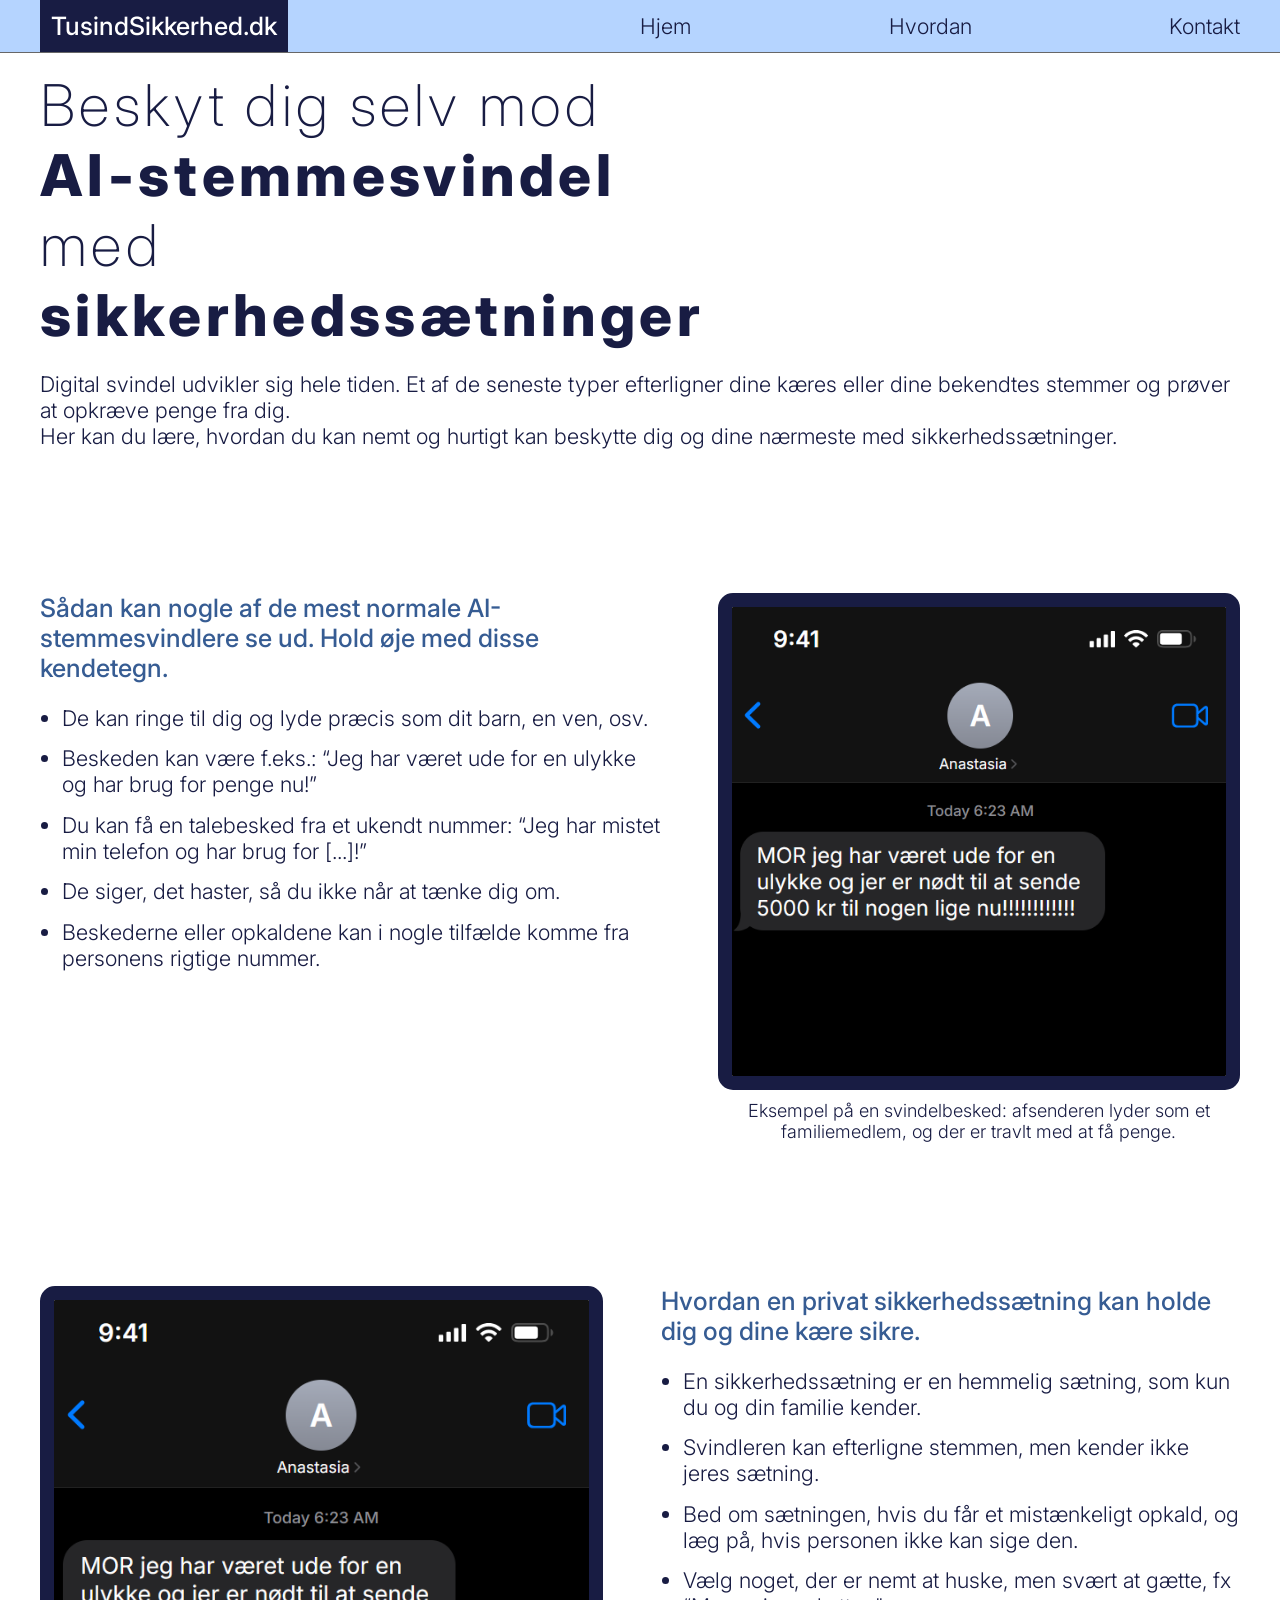
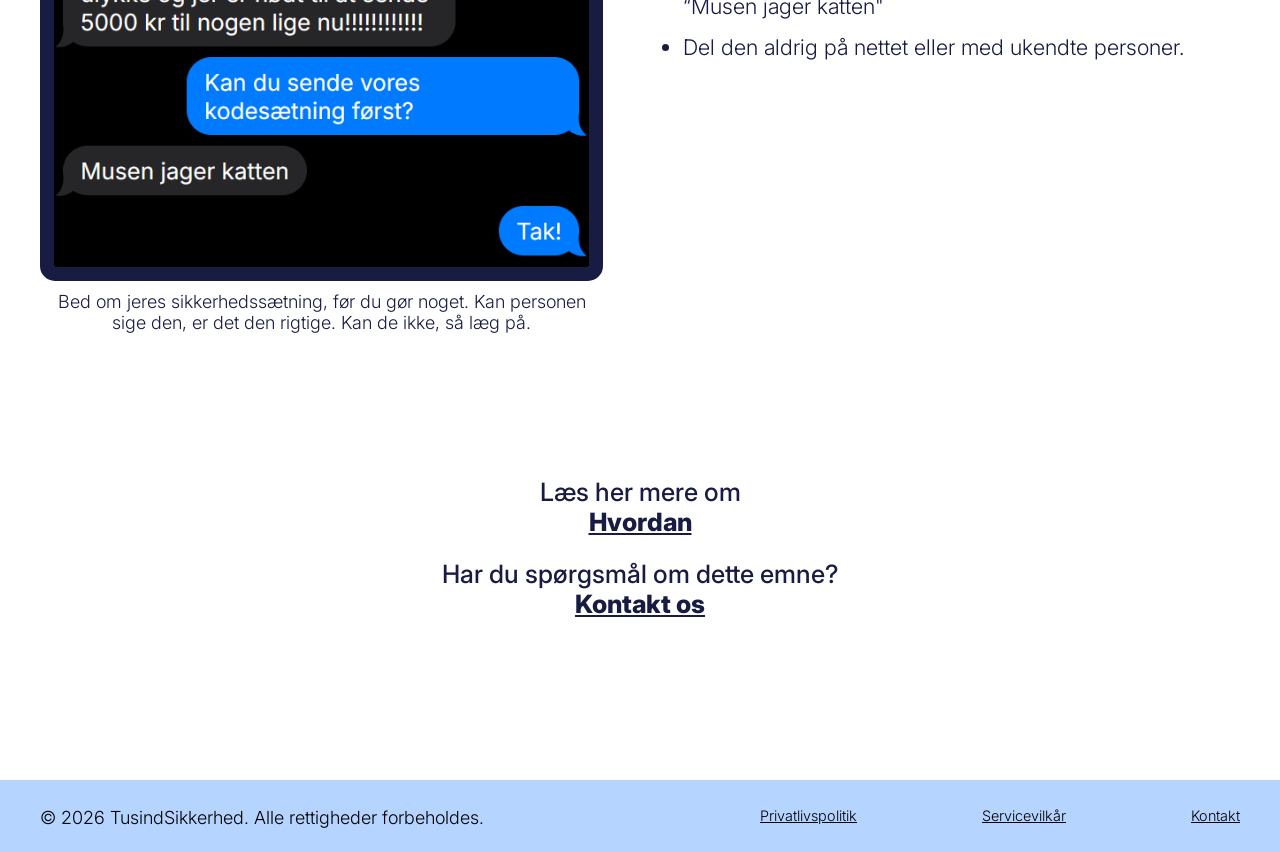
<file: index.html>
<!DOCTYPE html>
<html lang="da">
<head>
    <meta charset="UTF-8">
    <meta name="viewport" content="width=device-width, initial-scale=1.0">
    
    <link rel="stylesheet" href="css/global_style.css">
    
    <!--icon til taskbaren af websiten-->
    <link rel="icon" href="/images/Icon.png">
    <title>Forside - TusindSikkerhed</title>
</head>
<body> 


    
    <!--Header-->
    <header>
        <div>
            <a href="index.html" class="logo">TusindSikkerhed.dk</a>
        </div>

        <nav aria-label="Hovedmenu">
            <a href="index.html">Hjem</a>
            <a href="hvordan.html">Hvordan</a>
            <a href="kontakt.html">Kontakt</a>
        </nav>
    </header>
    


    <!--main-->
    <main>

        <!--titel/intro sektion -->
        <section class="subcontainer">
            <div>
                <h1>
                    <span>Beskyt dig selv mod</span>
                    <span class="bold">AI-stemmesvindel</span>
                    <span>med</span>
                    <span class="bold">sikkerhedssætninger</span>
                </h1>
            </div>

            <div>
                <p>
                    Digital svindel udvikler sig hele tiden. Et af de seneste typer efterligner dine kæres eller dine bekendtes stemmer og prøver at opkræve penge fra dig.<br/>
                    Her kan du lære, hvordan du kan nemt og hurtigt kan beskytte dig og dine nærmeste med sikkerhedssætninger.
                </p>
            </div>    
        </section>


        <!--punkliste og billede1 -->
        <section class="subcontainer">
            <div class="doublecontainer" >
                <!--punktliste -->
                <div>
                    <h2 class="blue">Sådan kan nogle af de mest normale AI-stemmesvindlere se ud. Hold øje med disse kendetegn.</h2>
                    <ul class="pointlist">
                        <li>De kan ringe til dig og lyde præcis som dit barn, en ven, osv.</li>
                        <li>Beskeden kan være f.eks.: “Jeg har været ude for en ulykke og har brug for penge nu!”</li>
                        <li>Du kan få en talebesked fra et ukendt nummer: “Jeg har mistet min telefon og har brug for [...]!”</li>
                        <li>De siger, det haster, så du ikke når at tænke dig om.</li>
                        <li>Beskederne eller opkaldene kan i nogle tilfælde komme fra personens rigtige nummer.</li>
                    </ul>
                </div>

                <!--billede -->
                <figure>
                    <img src="images/example1.png" alt="
                    Skærmbillede af en sms fra kontakten 'Anastasia': 'MOR jeg har været ude for en ulykke og jeg er nød til at sende 5000 kr til nogen lige nu!'
                    ">
                    <figcaption>Eksempel på en svindelbesked: afsenderen lyder som et familiemedlem, og der er travlt med at få penge.</figcaption>
                </figure>
            </div>
        </section>


        <!--punkliste og billede2 -->
        <section class="subcontainer">
            <div class="doublecontainer reverse"> <!--reverse så billedet ligger under i potræt-->
                <!--billede -->
                <figure>
                    <img src="images/example2.png" alt="
                    Skærmbillede af en sms-samtale. 'Anastasia' skriver: 'MOR jeg har været ude for en ulykke og jeg er nød til at sende 5000 kr til nogen lige nu!' Svaret er: 'Kunne du sende jeres kodesætning først?' 'Anastasia' svarer: 'Katten Spidser Snoren'.
                    ">
                    <figcaption>Bed om jeres sikkerhedssætning, før du gør noget. Kan personen sige den, er det den rigtige. Kan de ikke, så læg på.</figcaption>
                </figure>
                
                <!--punktliste -->
                <div>
                    <h2 class="blue">Hvordan en privat sikkerhedssætning kan holde dig og dine kære sikre.</h2>
                    <ul class="pointlist">
                        <li>En sikkerhedssætning er en hemmelig sætning, som kun du og din familie kender.</li>
                        <li>Svindleren kan efterligne stemmen, men kender ikke jeres sætning.</li>
                        <li>Bed om sætningen, hvis du får et mistænkeligt opkald, og læg på, hvis personen ikke kan sige den.</li>
                        <li>Vælg noget, der er nemt at huske, men svært at gætte, fx “Musen jager katten"</li>
                        <li>Del den aldrig på nettet eller med ukendte personer.</li>
                    </ul>
                </div>
            </div>
        </section>
        
        <!-- hjælp links -->
        <center>
            <section class="subcontainer">
                <!-- måske skulle href teksten ikke være med h2? -->
                <div>
                    <h2>Læs her mere om <a class="bold" href="hvordan.html">Hvordan</a></h2>
                </div>
                <div>
                    <h2>Har du spørgsmål om dette emne? <a class="bold" href="kontakt.html">Kontakt os</a></h2>
                </div> 
            </section>
        </center>
    </main>



    <!--footer-->
    <footer>
        <div>
            <p><small>© 2026 TusindSikkerhed. Alle rettigheder forbeholdes.</small></p>
        </div>
        
        <nav>
            <a href="privacypolicy.html">Privatlivspolitik</a>
            <a href="termsofservice.html">Servicevilkår</a>
            <a href="kontakt.html">Kontakt</a>
        </nav>
    </footer>
</body>
</html>
</file>
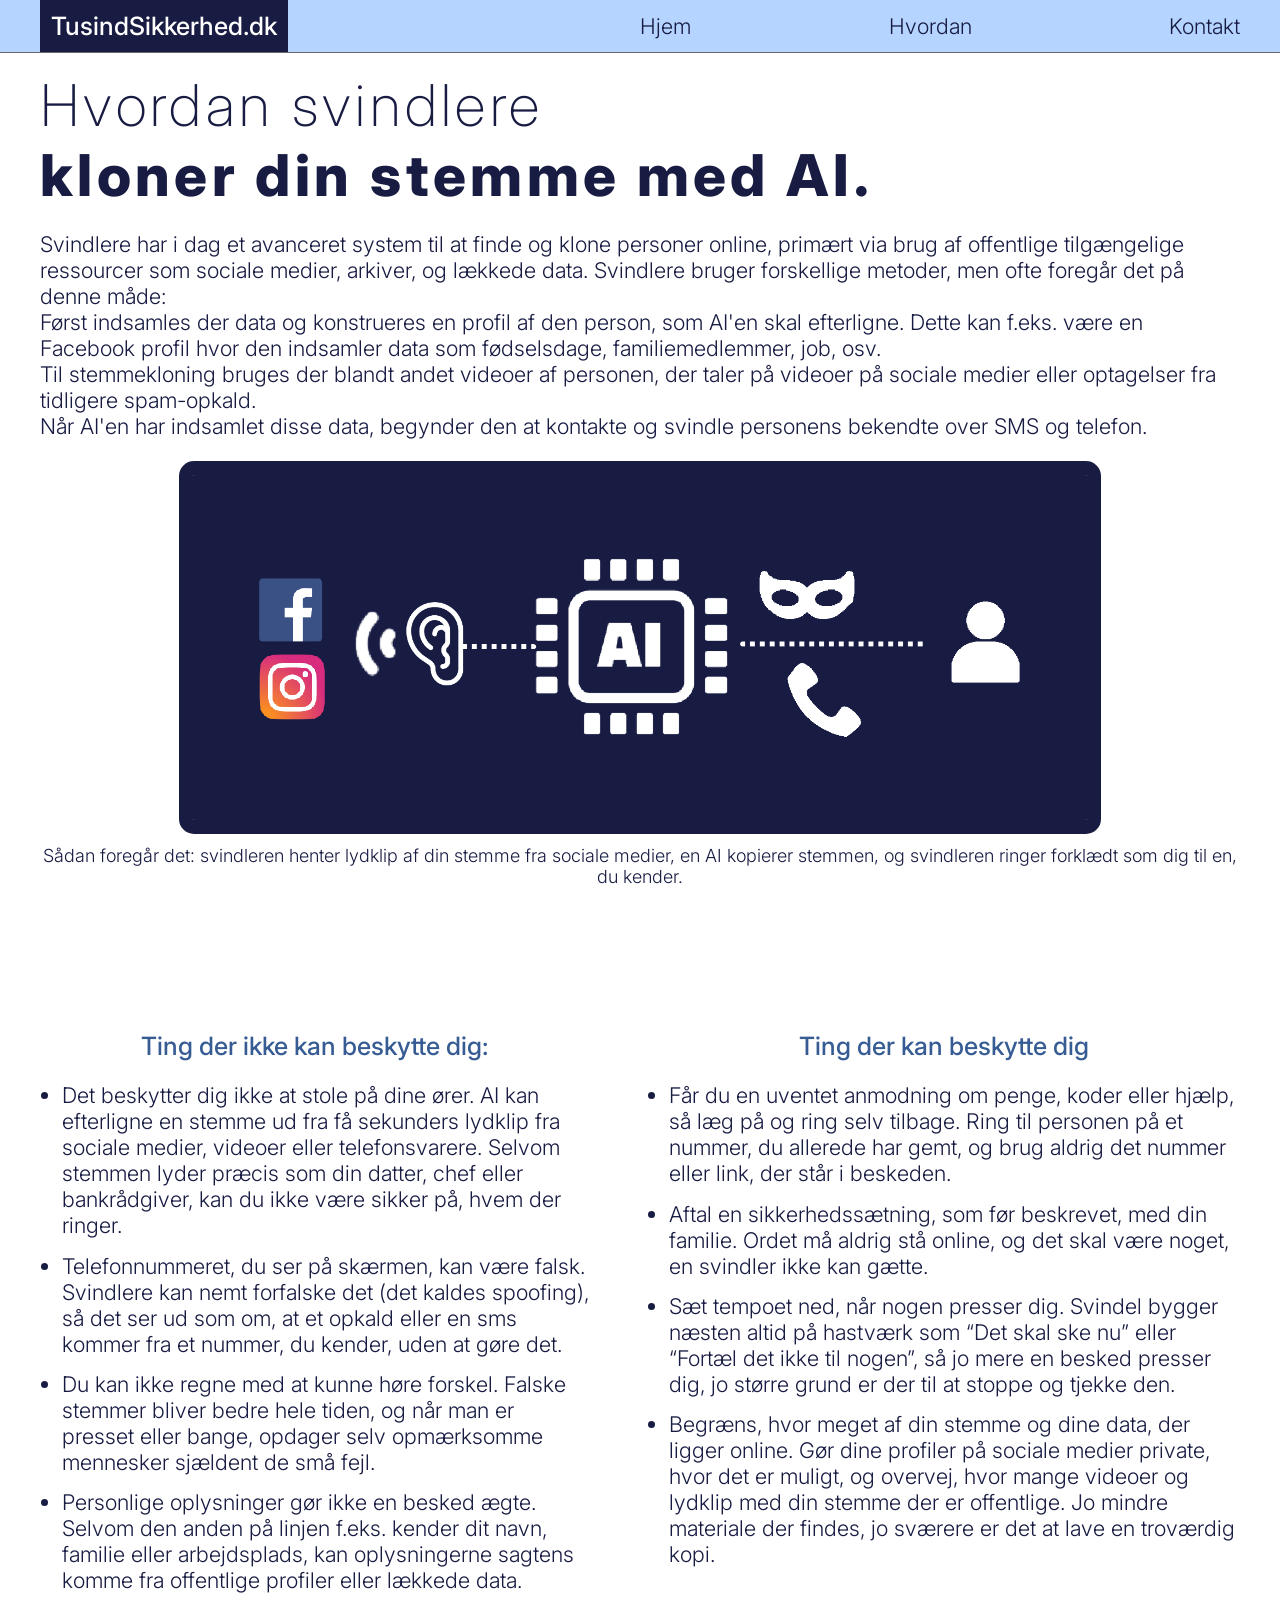
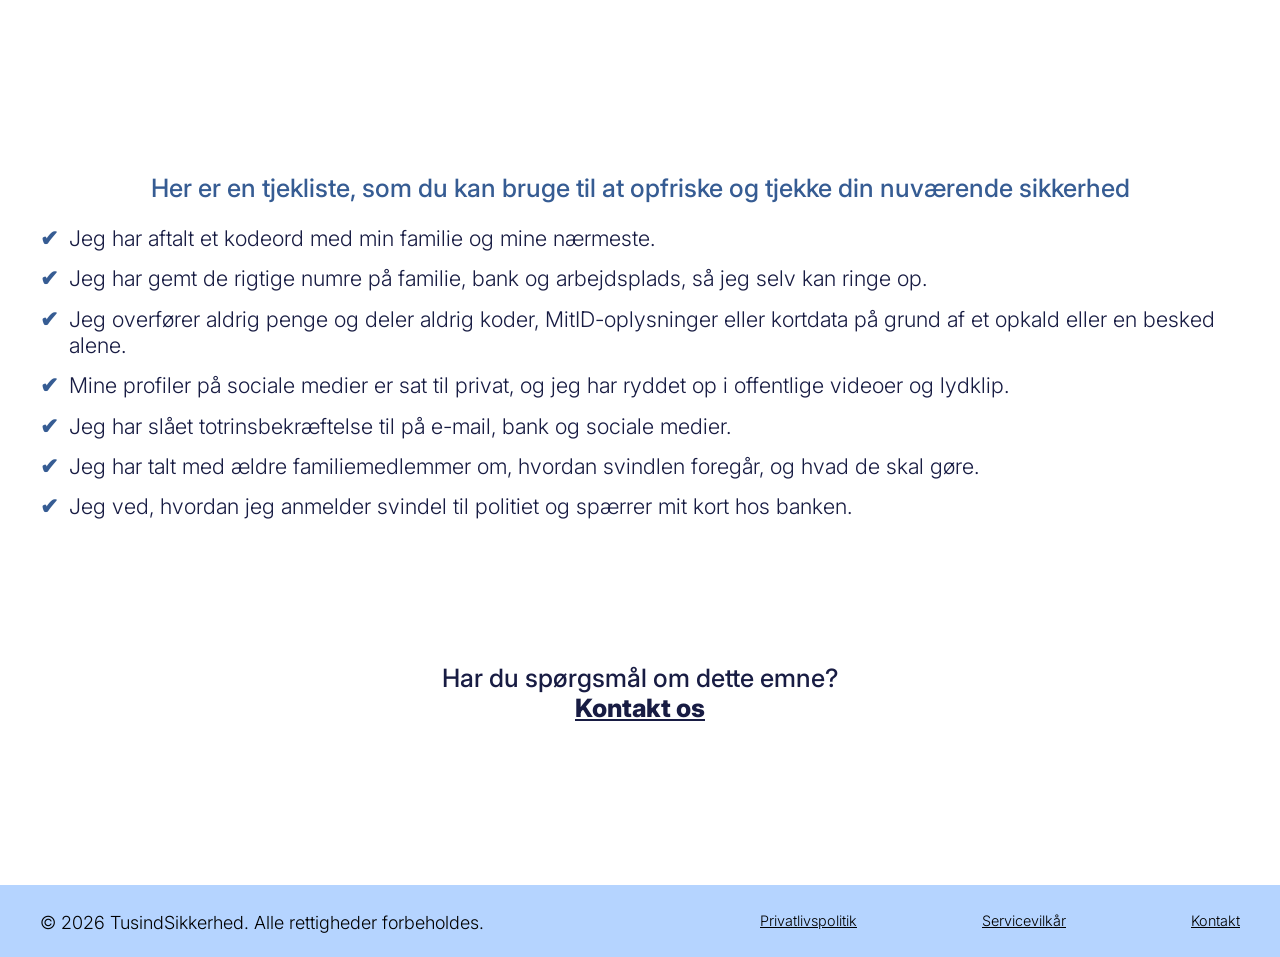
<file: hvordan.html>
<!DOCTYPE html>
<html lang="da">
<head>
    <meta charset="UTF-8">
    <meta name="viewport" content="width=device-width, initial-scale=1.0">
    
    <link rel="stylesheet" href="css/global_style.css">
    
    <!--icon til taskbaren af websiten-->
    <link rel="icon" href="/images/Icon.png">
    <title>Hvordan - TusindSikkerhed</title>
</head>
<body> 

    <!--Header-->
    <header>
        <div>
            <a href="index.html" class="logo">TusindSikkerhed.dk</a>
        </div>

        <nav aria-label="Hovedmenu">
            <a href="index.html">Hjem</a>
            <a href="hvordan.html">Hvordan</a>
            <a href="kontakt.html">Kontakt</a>
        </nav>
    </header>
    




    <!--Main-->
    <main>

        <!--titel/intro sektion -->
        <section class="subcontainer">
            <div>
                <h1>
                    <span>Hvordan svindlere</span>
                    <span class="bold">kloner din stemme med AI.</span>
                </h1>
            </div>

            <div>
                <p>
                    Svindlere har i dag et avanceret system til at finde og klone personer online, primært via brug af offentlige tilgængelige ressourcer som sociale medier, arkiver, og lækkede data. 
                    Svindlere bruger forskellige metoder, men ofte foregår det på denne måde: <br>
                    Først indsamles der data og konstrueres en profil af den person, som AI'en skal efterligne. Dette kan f.eks. være en Facebook profil hvor den indsamler data som fødselsdage, familiemedlemmer, job, osv.<br>
                    Til stemmekloning bruges der blandt andet videoer af personen, der taler på videoer på sociale medier eller optagelser fra tidligere spam-opkald.<br>
                    Når AI'en har indsamlet disse data, begynder den at kontakte og svindle personens bekendte over SMS og telefon.
                </p>
            </div>  
            
            <!--billede -->
            <center>
                <figure>
                    <img src="images/processexample.png" alt="
                    Diagram i fire trin: Facebook- og Instagram-ikoner, et øre der lytter, en AI-chip, og til sidst en maske og en telefon, der forbinder til en person.
                    ">
                    <figcaption>Sådan foregår det: svindleren henter lydklip af din stemme fra sociale medier, en AI kopierer stemmen, og svindleren ringer forklædt som dig til en, du kender.</figcaption>
                </figure>
            </center>
        </section>

        
       <section class="subcontainer">
            <div class="doublecontainer" >
                <!--punktliste -->
                <div>
                    <center>
                        <h2 class="blue">Ting der ikke kan beskytte dig:</h2>
                    </center>
                    <ul class="pointlist">
                        <li>Det beskytter dig ikke at stole på dine ører. AI kan efterligne en stemme ud fra få sekunders lydklip fra sociale medier, videoer eller telefonsvarere. Selvom stemmen lyder præcis som din datter, chef eller bankrådgiver, kan du ikke være sikker på, hvem der ringer.</li>
                        <li>Telefonnummeret, du ser på skærmen, kan være falsk. Svindlere kan nemt forfalske det (det kaldes spoofing), så det ser ud som om, at et opkald eller en sms kommer fra et nummer, du kender, uden at gøre det.</li>
                        <li>Du kan ikke regne med at kunne høre forskel. Falske stemmer bliver bedre hele tiden, og når man er presset eller bange, opdager selv opmærksomme mennesker sjældent de små fejl.</li>
                        <li>Personlige oplysninger gør ikke en besked ægte. Selvom den anden på linjen f.eks. kender dit navn, familie eller arbejdsplads, kan oplysningerne sagtens komme fra offentlige profiler eller lækkede data.</li>
                    </ul>
                </div>
                
                <!--punktliste -->
                <div>
                    <center>
                        <h2 class="blue">Ting der kan beskytte dig</h2>
                    </center>
                    <ul class="pointlist">
                        <li>Får du en uventet anmodning om penge, koder eller hjælp, så læg på og ring selv tilbage. Ring til personen på et nummer, du allerede har gemt, og brug aldrig det nummer eller link, der står i beskeden.</li>
                        <li>Aftal en sikkerhedssætning, som før beskrevet, med din familie. Ordet må aldrig stå online, og det skal være noget, en svindler ikke kan gætte.</li>
                        <li>Sæt tempoet ned, når nogen presser dig. Svindel bygger næsten altid på hastværk som “Det skal ske nu” eller “Fortæl det ikke til nogen”, så jo mere en besked presser dig, jo større grund er der til at stoppe og tjekke den.</li>
                        <li>Begræns, hvor meget af din stemme og dine data, der ligger online. Gør dine profiler på sociale medier private, hvor det er muligt, og overvej, hvor mange videoer og lydklip med din stemme der er offentlige. Jo mindre materiale der findes, jo sværere er det at lave en troværdig kopi.</li>
                    </ul>
                </div>
            </div>
        </section>

        <!--tjekliste -->
        <section class="subcontainer">
            <div>
                <center>
                    <h2 class="blue"> Her er en tjekliste, som du kan bruge til at opfriske og tjekke din nuværende sikkerhed</h2>
                </center>
                
                <!-- skifter "li"'s bullet icon ud med et tjek icon, se css' -->
                <ul class="pointlist checklist"> 
                    <li>Jeg har aftalt et kodeord med min familie og mine nærmeste.</li>
                    <li>Jeg har gemt de rigtige numre på familie, bank og arbejdsplads, så jeg selv kan ringe op.</li>
                    <li>Jeg overfører aldrig penge og deler aldrig koder, MitID-oplysninger eller kortdata på grund af  et opkald eller en besked alene.</li>
                    <li>Mine profiler på sociale medier er sat til privat, og jeg har ryddet op i offentlige videoer og lydklip.</li>
                    <li>Jeg har slået totrinsbekræftelse til på e-mail, bank og sociale medier.</li>
                    <li>Jeg har talt med ældre familiemedlemmer om, hvordan svindlen foregår, og hvad de skal gøre.</li>
                    <li>Jeg ved, hvordan jeg anmelder svindel til politiet og spærrer mit kort hos banken.</li>
                </ul>
            </div>
        </section>

        <!-- hjælp links -->
        <center>
            <section class="subcontainer">
                <div>
                    <h2>Har du spørgsmål om dette emne? <a class="bold" href="kontakt.html">Kontakt os</a></h2>
                </div> 
            </section>
        </center>
    </main>


    


    <!--Footer-->
    <footer>
        <div>
            <p><small>© 2026 TusindSikkerhed. Alle rettigheder forbeholdes.</small></p>
        </div>
        
        <nav aria-label="Footer">
            <a href="privacypolicy.html">Privatlivspolitik</a>
            <a href="termsofservice.html">Servicevilkår</a>
            <a href="kontakt.html">Kontakt</a>
        </nav>
    </footer>
</body>
</html>
</file>
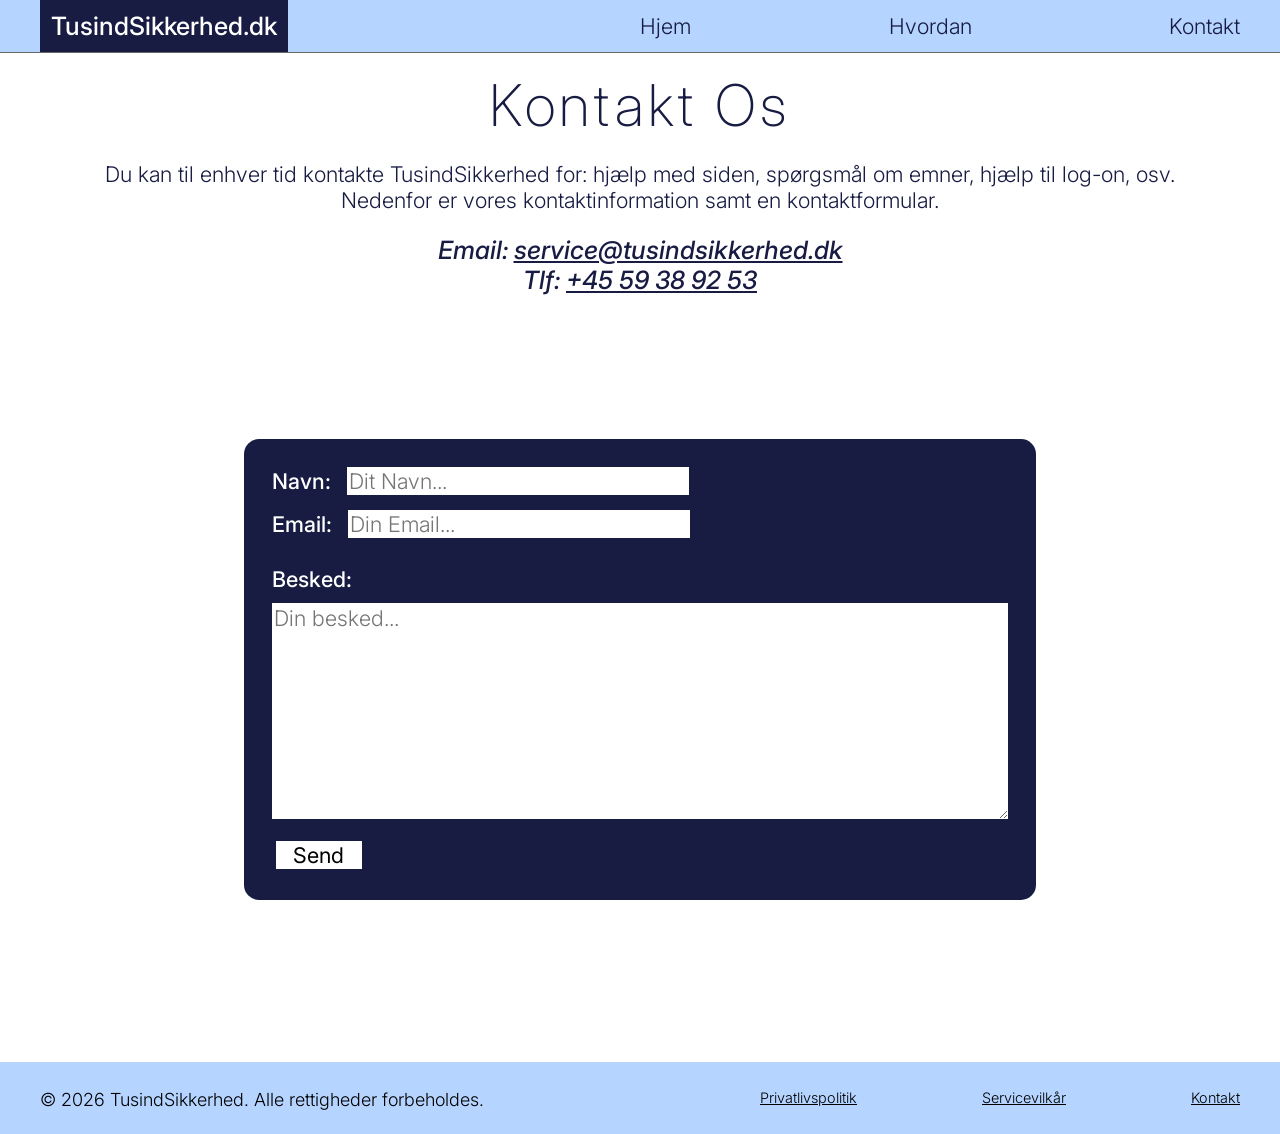
<file: kontakt.html>
<!DOCTYPE html>
<html lang="da">
<head>
    <meta charset="UTF-8">
    <meta name="viewport" content="width=device-width, initial-scale=1.0">
    
    <link rel="stylesheet" href="css/global_style.css">
    
    <!--icon til taskbaren af websiten-->
    <link rel="icon" href="/images/Icon.png"> 

    <title>Kontakt - TusindSikkerhed</title>
</head>

<body> 
    <!--Header-->
    <header>
        <div>
            <a href="index.html" class="logo">TusindSikkerhed.dk</a>
        </div>

        <nav aria-label="Hovedmenu">
            <a href="index.html">Hjem</a>
            <a href="hvordan.html">Hvordan</a>
            <a href="kontakt.html">Kontakt</a>
        </nav>
    </header>
    


    <!--Main-->
    <main>
        <center>
            <!--titel/intro sektion -->
            <section class="subcontainer">
                    <div>
                        <h1>Kontakt Os</h1>
                    </div>
                    <div>         
                        <p>Du kan til enhver tid kontakte TusindSikkerhed for: hjælp med siden, spørgsmål om emner, hjælp til log-on, osv.</p>
                        <p>Nedenfor er vores kontaktinformation samt en kontaktformular.</p>
                    </div>

                    <!-- kontaktinformationen bruger href's mailto og tel samt address -->
                    <!-- kontaktinformationen er falsk -->
                    <address>
                        <p class="big">Email: <a href="mailto:service@tusindsikkerhed.dk">service@tusindsikkerhed.dk</a></p>
                        <p class="big">Tlf: <a href="tel:+4559389253">+45 59 38 92 53</a></p>
                    </address>

            </section>
            

            <!-- kontaktformen -->
            <section class="subcontainer">
                <form class="kontaktform">
                    <!-- inputfields og labels med types, name, autocompletes ifølge WCAG reglerne -->
                    <fieldset>
                        <label for="name"> Navn:
                            <!--måske skulle bruger autocomplete="name" her men jeg ville forstille mig det ikke vil være nødvendig-->
                            <input id="name" type="text", class="userinfo", name="name", autocomplete="given-name", required, placeholder="Dit Navn...">
                        </label>
                         <label for="e-mail"> Email:
                            <input id="e-mail" type="text", class="userinfo", name="e-mail", autocomplete="email", required, placeholder="Din Email...">
                        </label>
                    </fieldset>

                    <!-- textarea behøver ikke ting som autocomplete og type -->
                    <fieldset>
                        <label for="message"> Besked:
                            <textarea id="message", class="message", name="message", required, placeholder="Din besked..."></textarea>
                        </label>
                    </fieldset>

                    <!-- der skulle nok være noget extra implimentation i en rigtig side -->
                    <button type="submit">Send</button>
                </form> 

            </section>

            
            <!--til at unvige forviring i brugertests -->
            <!-- <p>Informationen herpå er falsk :]</p> -->
        </center>
    </main>


    


    <!--Footer-->
    <footer>
        <div>
            <p><small>© 2026 TusindSikkerhed. Alle rettigheder forbeholdes.</small></p>
        </div>
        
        <nav aria-label="Footer">
            <a href="privacypolicy.html">Privatlivspolitik</a>
            <a href="termsofservice.html">Servicevilkår</a>
            <a href="kontakt.html">Kontakt</a>
        </nav>
    </footer>
</body>
</html>
</file>
<file: css/global_style.css>
/* CTRL+K & CTRL+C, kommentar shortcut */
/* github test */


/*Import af Inter fonten fra Google siden basic HTML ikke inkludere den*/
@import url('https://fonts.googleapis.com/css2?family=Inter:ital,opsz,wght@0,14..32,100..900;1,14..32,100..900&display=swap');


/* 
Root variabler. Holder numre og favere der bliver brugt af flere forskellige klasser.
*/
:root{
    --SideGap: 1200px; /*pixel størelse so */
    --DoubleSectionMaxSize: 800px;

    --DarkBlue: #181C43;
    --MediumBlue: #365C93;
    --Background1: #b5d4ff;
    --Background2: #ffffff; 
}


/* 
Endre den root rem størelse for font sizen, så det effekter af alt text på siden efter skærm-størelsen.
Går fra 16px (rem defaulten) til 12px ved mindre skærmstørelse

edit: skiftet til rem for ikke at ændre default font size, required af WCAG
*/
html {
    font-size: clamp(0.5rem, 0.5rem + 0.5vw, 1rem);
}

* {
    margin: 0;
    color: rgb(255, 255, 255);
    font-family: "Inter", sans-serif;
    font-weight: 300;
    box-sizing: border-box;

}

/*
Bodiens children er anlagt i et vertical grid.
Hjælper med at holde footer og headeren fast til bunden og toppen af skærmen
*/
body {
  display: grid;
  background-color: var(--Background2);
  grid-template-rows: auto 1fr auto;
  grid-template-columns: minmax(0, 1fr);
  min-height: 100vh; 
  margin: 0;
}



/* 
globale klasser

.bold og .blue f.eks. bliver brugt til spcefikke variationer af de allerede eksisterne tekst klasser
*/
h1 {
    color: var(--DarkBlue);
    font-size: 4rem;
    
    font-weight: 200;
    letter-spacing: 0.3rem;

}

/*span til når h1 skal stå på flere linjer, kopier enskaberne fra h1*/
h1 span {
    display: block;
    color: inherit;
    font-weight: inherit;
    letter-spacing: inherit;
}

h1 span.bold {
    font-weight: 800;
}

h2 {
    color: var(--DarkBlue);
    font-size: 1.75rem;

    font-weight: 500;
    letter-spacing: 0;
}

h2.bold {
    font-weight: 800;
}

h2 a.bold {
    display: block;
    font-weight: 800;
    color: var(--DarkBlue);
}

h2.blue {
    color: var(--MediumBlue);
}

h4 {
    font-size: 1.5rem;

    font-weight: 500;
    letter-spacing: 0;
}


p {
    color: var(--DarkBlue);
    font-size: 1.5rem;
    font-weight: 300;
}

p.big {
    font-size: 1.75rem;
    font-weight: 500;
    letter-spacing: 0;
}
/* links inde i tekst, f.eks. email og tlf på kontakt siden */
p a {
    color: var(--DarkBlue);
    font-weight: inherit;
}


img {
  border: 1rem solid var(--DarkBlue);
  border-radius: 15px;
  box-sizing: border-box;
  width: 64rem;
  max-width: 100%;
}

/* img figure captions, såden set billede tekst*/
figure {
    margin: 0;
    text-align: center; 
}
figcaption {
    color: var(--DarkBlue);
    font-size: 1.25rem;
    margin-top: 0.5rem;
}





/* --------Header & Footer------*/
header {
    background-color: var(--Background1);
    border-bottom: 1px solid #676767;
    display: flex;
    justify-content: space-between;
    align-items: stretch;
    flex-wrap: wrap;
    gap: 0 2rem; 

    /* 
    ændre padding baseret på skærmens width.
    hvis den ligger uder SideGap i pixel width, reducers padding ned indtil en minium af 1rem
    */
    padding: 0 max(1rem, (100% - var(--SideGap)) / 2); 
}


/*højre side a header, logo*/
header > :first-child {
    background-color: var(--DarkBlue);
    display: flex;
    align-items: center;
    align-content: left;
    padding: 0.75rem;
}
/* sidens navn i headeren, linker til forsiden */
.logo {
    color: white;
    font-size: 1.75rem;
    font-weight: 500;
    text-decoration: none;
}

/*venstre side a header, nav bar*/
header > :last-child {
    display: flex;
    align-items: center;
    justify-content: space-between;
    flex: 0 1 50%;  
    gap: 1.5rem;       
}
header > :last-child a {
    font-size: 1.5rem;
    color: var(--DarkBlue);
    text-decoration: none;
}
header > :last-child a:hover {
    text-decoration: underline;
}



footer {
    background-color: var(--Background1);
    /*border-top: 1px solid #676767;*/
    display: flex;
    height: 5rem;
    justify-content: space-between;
    align-items: center;         
    
    /* se Header padding */
    padding: 0 max(1rem, (100% - var(--SideGap)) / 2);
}

footer > :last-child {
    display: flex;
    align-items: center;
    justify-content: space-between;
    flex: 0 1 40%;  
    gap: 1.5rem;       
}
footer small {
    color: black;
}
footer a {
    color: black;
}

/*--------Basic containers og lister------*/

 /*teknisk set en global klasse men den interagere kun med de nestående klasser*/
main { 
    width: min(100% - 1rem, var(--SideGap));
    margin: 1.2rem auto;
}


/*subcontainer, bruges til at opdele sektioner*/
.subcontainer { 
    margin-bottom: 10rem;
    flex: 1;
}
.subcontainer div {
    margin-bottom: 1.5rem;
}


/*doublecontainer, bruges til a vise elementer i 2 kolonner*/
.doublecontainer {
    display: flex;
    justify-content: space-between;
    align-items: stretch;
    gap: 4rem;
}


/* 
Når skærmen kommer under den max-width defineret, så overwriter @media de elementer den indeholder.
dette gøres så billderene bliver vist under teksten  
*/
@media (max-width: 700px) {
    .doublecontainer {
        flex-direction: column;
        align-items: center;
        gap: 2rem;
    }

    /* ændre størelsen af billedet siden den tidligere størelse fra de 2 kolonner ikke længre passer */
    .doublecontainer img {
        width: 32rem;
        max-width: 100%;
    }

    /* specefikt til doublecontainere med img definiret først. reverser columnen så billedet bliver nedenunder teksten */
    .doublecontainer.reverse {
        flex-direction: column-reverse;
    }
}


/*punklister*/
.pointlist {
    margin-top: 1.5rem;
    padding-left: 1.5rem;
}
.pointlist li {
    color: var(--DarkBlue);
    font-size: 1.5rem;
    margin-bottom: 1rem;
}


/*
    fjener poinlists prikker og sætter et ascii checkmark ikon ind i stædet
    
    kunne gøres med ::marker men kan gøre at en skærmlæser, læser alle ✔ ikonerne op (tror jeg).
    dette giver det samme resultat ligemeget hvad
 */
.checklist {
    list-style: none; /* fjerner prikkerne */
    padding-left: 0;
}
.checklist li { 
    display: flex;
    gap: 0.75rem;
}

.checklist li::before {
    content: "✔" / "";  /*sætter ikonet, det tomme string efter / får skærmlæsere til at springe det over siden definition er tom*/
    color: var(--MediumBlue);
    font-weight: 800;
}



/*-------kontakt formular-------*/
.kontaktform {
    background-color: var(--DarkBlue);
    display: flex;
    flex-direction: column;
    padding: 2cap;
    gap: 1rem;
    width: min(55rem, 100%);
    border-radius: 15px;
}
.kontaktform fieldset {
    display: flex;
    flex-direction: column;
    align-items: stretch;
    text-align: left;

    border: none;
    padding: 0; 
    margin: 0
}

.kontaktform label {
    font-size: 1.5rem;
    font-weight: 500;
    padding: .5rem;
}


/* send knap */
.kontaktform button {
    font-size: 1.5rem;
    font-weight: 400;
    color: black;
    background-color: var(--Background2);
    width: 6rem;
    margin-left: .75rem; 
    margin-bottom: .75rem;
    border-radius: 0;
    border: none;
}
/* når musen er over knappen */
.kontaktform button:hover {
    background-color: var(--Background1);
}
/* når kappen trykkes/holdes nede */
.kontaktform button:active { 
    background-color: var(--MediumBlue);
}

.userinfo {
    font-size: 1.5rem;
    min-width: 35%;
    margin-left: .75rem; 
    color: black;
    border-radius: 0;
    border: none;
}

.message {
    font-size: 1.5rem;
    width: 100%;
    display: block;
    margin-top: .75rem; 
    min-height: 15rem;

    resize: vertical;
    
    color: black;
    
    border-radius: 0;
    border: none;
}
</file>
